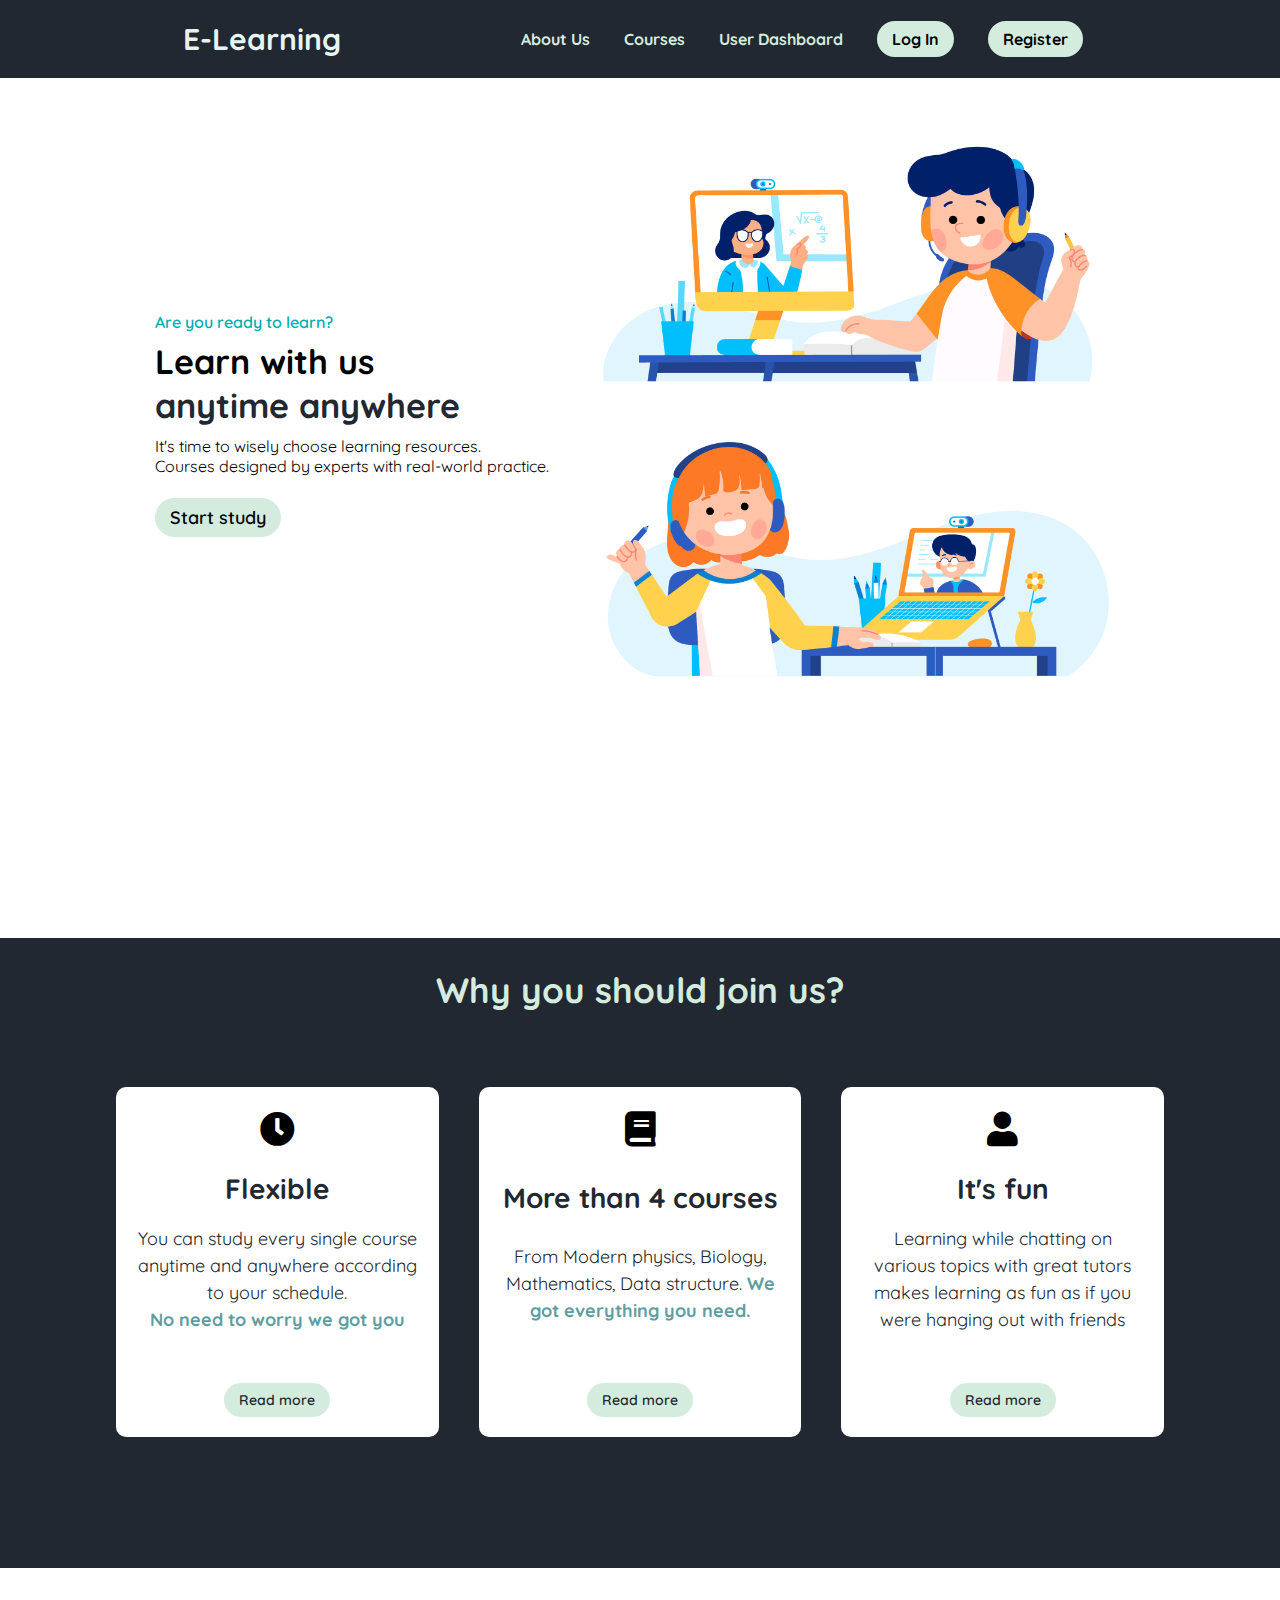
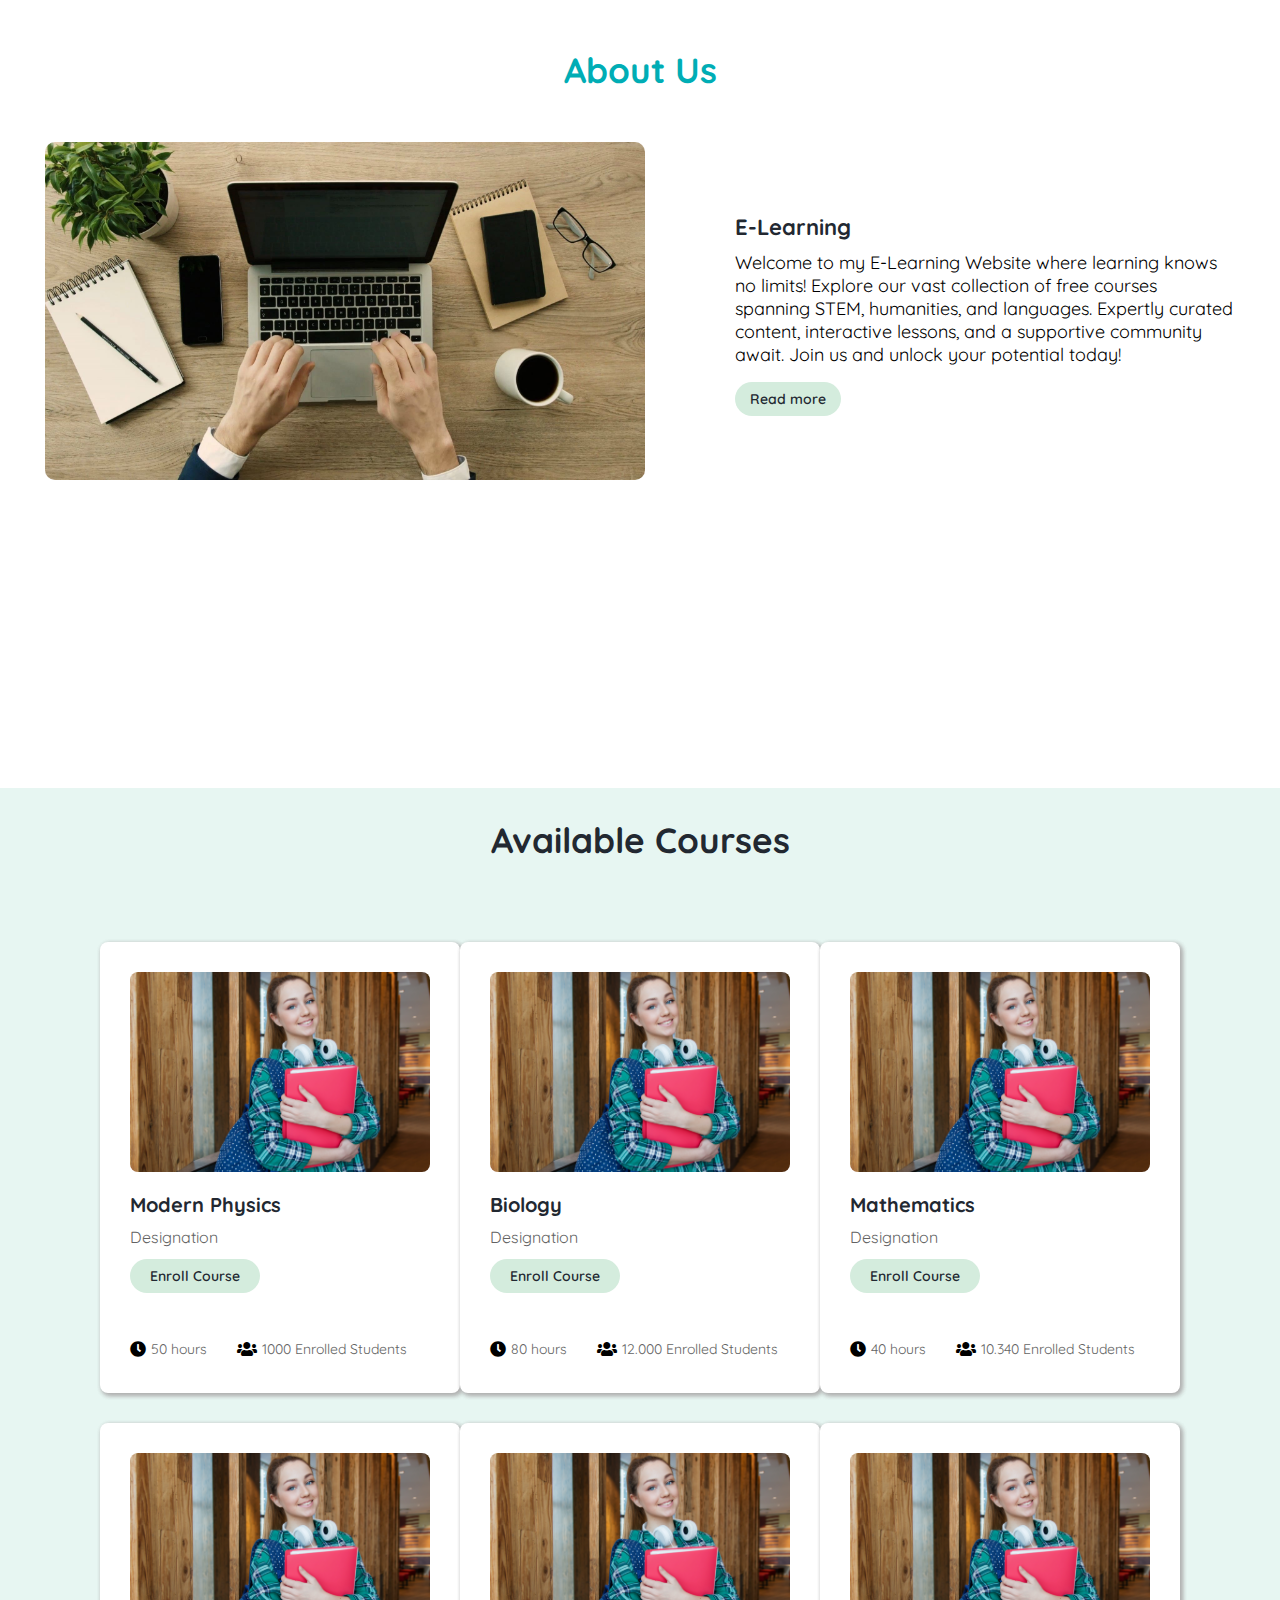
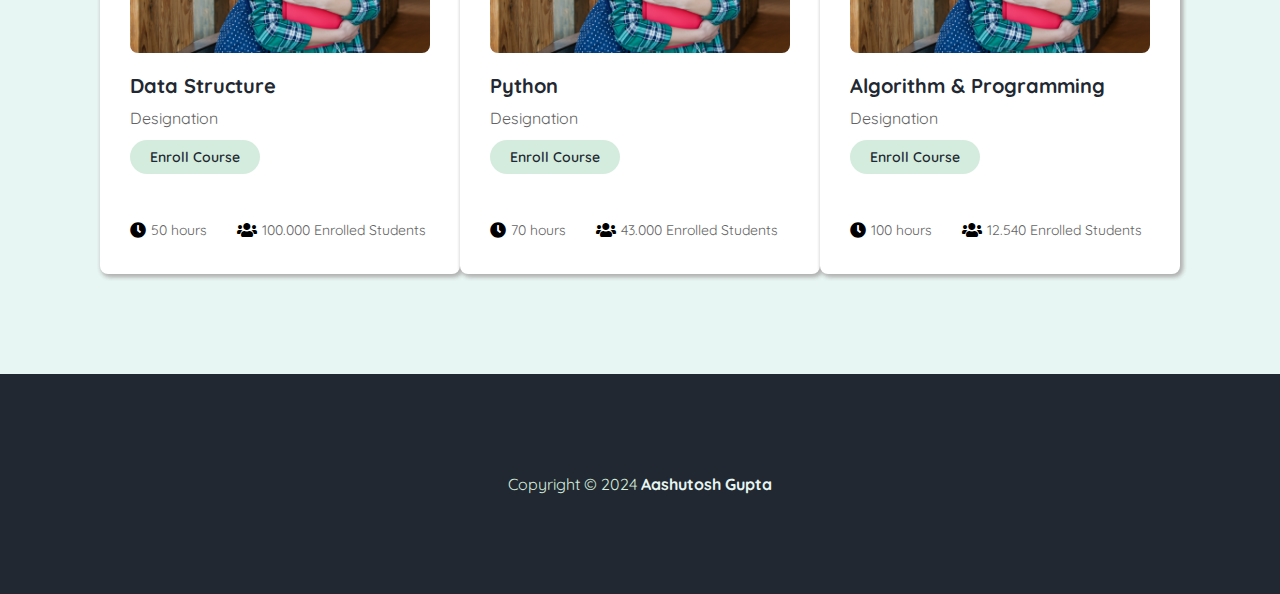
<file: index.html>
<!DOCTYPE html>
<html lang="en">
    <head>
        <title>E-Learning Website</title>
        <meta charset="UTF-8">
        <meta http-equiv="X-UA-Compatible" content="IE=edge">
        <meta name="viewport" content="width=device-width, initial-scale=1.0">
        <link rel="stylesheet" href="styles/style.css">
        <link rel="stylesheet" href="https://use.fontawesome.com/releases/v5.0.7/css/all.css">
    </head>
    <body>
        <div class="top-header">
            <header>
                <nav>
                    <h2 class="logo"><span>E-</span>Learning</h2>
                    <ul>
                        <li><a href="#aboutus">About Us</a></li>
                        <li><a href="#course">Courses</a></li>
                        <li><a href="#userdashboard">User Dashboard</a></li>
                        <li><a href="login.html" class="btn">Log in</a></li>
                        <li><a href="register.html" class="btn">Register</a></li>
                    </ul>
                </nav>
            </header>
        </div>
        <!--Hero section -->
        <section class="hero-section" id="home">
            <div class="hero-box">
                <div class="left-box">
                    <p class="ready">Are you ready to learn?</p>
                    <h1>Learn with us <br><span>anytime anywhere</span></h1>
                    <p class="left-para">It's time to wisely choose learning resources.<br>Courses designed by experts with real-world practice.</p>
                    <a href="register.html" class="btn started">Start study</a>
                </div>
                <div class="right-box">
                    <img src="assets/images/onlineschool.jpg" alt="header images" class="right-img">
                </div>
            </div>
        </section>
        <!--bagian WHY SHOULD YOU JOIN US???-->
        <div class="service-section">
            <div class="service-tittle">
                <h3>Why you should join us?</h3>
            </div>
            <div class="services">
                <div class="card">
                    <div class="icon">
                        <i class="fa fa-clock"></i>
                    </div>
                    <h2>Flexible</h2>
                    <p>You can study every single course anytime and anywhere according to your schedule.<br><span>No need to worry we got you</span></p>
                    <a href="https://www.google.com/?client=safari" class="btn started aboutus-btn">Read more</a>
                </div>
                <div class="card">
                    <div class="icon">
                        <i class="fa fa-book"></i>
                    </div>
                    <h2>More than 4 courses</h2>
                    <p>From Modern physics, Biology, Mathematics, Data structure. <span>We got everything you need.</span></p>
                    <a href="" class="btn started aboutus-btn">Read more</a>
                </div>
                <div class="card">
                    <div class="icon">
                        <i class="fa fa-user"></i>
                    </div>
                    <h2>It's fun</h2>
                    <p>Learning while chatting on various topics with great tutors makes learning as fun as if you were hanging out with friends</p>
                    <a href="" class="btn started aboutus-btn">Read more</a>
                </div>
            </div>
        </div>
        <!---bEGAIN about us-->
        <div class="aboutus" id="aboutus">
            <div class="aboutus-tittle">
                <h3>About Us</h3>
            </div>
            <div class="main">
                <img src="assets/images/images1.jpg" alt="">
                <div class="main-text">
                    <h4>E-Learning</h4>
                    <p>Welcome to my E-Learning Website where learning knows no limits! Explore our vast collection of free courses spanning STEM, humanities, and languages. Expertly curated content, interactive lessons, and a supportive community await. Join us and unlock your potential today!</p>
                    <a href="" class="btn started aboutus-btn">Read more</a>
                </div>
            </div>
        </div>
        <!--BEGAIN list OF course-->
        <div class="course-top" id="course">
            <div class="online-tittle">
                <h3>Available Courses</h3>
            </div>
            <section class="online-course">
                <div class="online-box">
                    <img src="assets/images/images-5.jpg" alt="">
                    <h2>Modern Physics</h2>
                    <p>Designation</p>
                    <a href="https://www.youtube.com/watch?v=3lTQqEehEhI" class="btn started course-btn">Enroll Course</a>
                    <div class="botton-feature">
                        <div class="left-date">
                            <i class="fa fa-clock"></i>
                            <p>50 hours</p>
                        </div>
                        <div class="right-stu">
                            <i class="fa fa-users"></i>
                            <p>1000 Enrolled Students</p>
                        </div>
                    </div>
                </div>
                <div class="online-box">
                    <img src="assets/images/images-5.jpg" alt="">
                    <h2>Biology</h2>
                    <p>Designation</p>
                    <a href="https://www.khanacademy.org/science/high-school-biology" class="btn started course-btn">Enroll Course</a>
                    <div class="botton-feature">
                        <div class="left-date">
                            <i class="fa fa-clock"></i>
                            <p>80 hours</p>
                        </div>
                        <div class="right-stu">
                            <i class="fa fa-users"></i>
                            <p>12.000 Enrolled Students</p>
                        </div>
                    </div>
                </div>
                <div class="online-box">
                    <img src="assets/images/images-5.jpg" alt="">
                    <h2>Mathematics</h2>
                    <p>Designation</p>
                    <a href="https://www.coursera.org/courses?query=mathematics" class="btn started course-btn">Enroll Course</a>
                    <div class="botton-feature">
                        <div class="left-date">
                            <i class="fa fa-clock"></i>
                            <p>40 hours</p>
                        </div>
                        <div class="right-stu">
                            <i class="fa fa-users"></i>
                            <p>10.340 Enrolled Students</p>
                        </div>
                    </div>
                </div>
            </section>
            <section class="online-course">
                <div class="online-box">
                    <img src="assets/images/images-5.jpg" alt="">
                    <h2>Data Structure</h2>
                    <p>Designation</p>
                    <a href="https://www.coursera.org/learn/data-structures" class="btn started course-btn">Enroll Course</a>
                    <div class="botton-feature">
                        <div class="left-date">
                            <i class="fa fa-clock"></i>
                            <p>50 hours</p>
                        </div>
                        <div class="right-stu">
                            <i class="fa fa-users"></i>
                            <p>100.000 Enrolled Students</p>
                        </div>
                    </div>
                </div>
                <div class="online-box">
                    <img src="assets/images/images-5.jpg" alt="">
                    <h2>Python</h2>
                    <p>Designation</p>
                    <a href="https://www.coursera.org/courses?query=python" class="btn started course-btn">Enroll Course</a>
                    <div class="botton-feature">
                        <div class="left-date">
                            <i class="fa fa-clock"></i>
                            <p>70 hours</p>
                        </div>
                        <div class="right-stu">
                            <i class="fa fa-users"></i>
                            <p>43.000 Enrolled Students</p>
                        </div>
                    </div>
                </div>
                <div class="online-box">
                    <img src="assets/images/images-5.jpg" alt="">
                    <h2>Algorithm & Programming</h2>
                    <p>Designation</p>
                    <a href="https://pll.harvard.edu/subject/algorithms" class="btn started course-btn">Enroll Course</a>
                    <div class="botton-feature">
                        <div class="left-date">
                            <i class="fa fa-clock"></i>
                            <p>100 hours</p>
                        </div>
                        <div class="right-stu">
                            <i class="fa fa-users"></i>
                            <p>12.540 Enrolled Students</p>
                        </div>
                    </div>
                </div>
            </section>
        </div>
        <main>

        </main>

        <!--BEGAIN COPYRIGHT-->
        <footer>
            <p>Copyright &copy; 2024 <a href="https://www.linkedin.com/in/aashutosh-gupta-949412248/">Aashutosh Gupta</a> </p>
        </footer>
    </body>
</html>
</file>
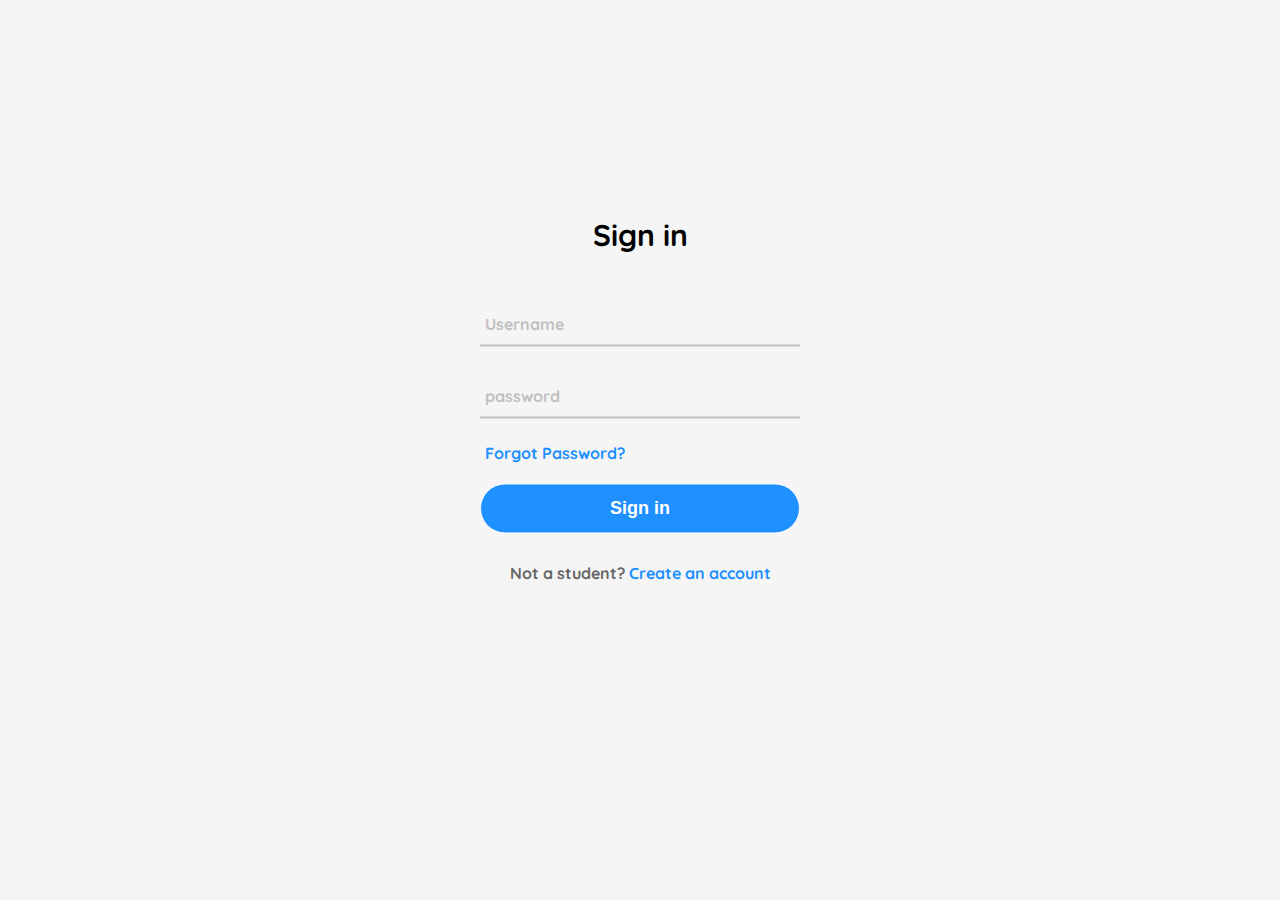
<file: login.html>
<!DOCTYPE html>
<html lang="en">
<head>
    <meta charset="UTF-8">
    <meta http-equiv="X-UA-Compatible" content="IE=edge">
    <meta name="viewport" content="width=device-width, initial-scale=1.0">
    <title>Log in Form</title>
    <link rel="stylesheet" href="styles/loginstyle.css">
</head>
<body>
    <div class="center">
        <h1>Sign in</h1>
        <form method="post">
            <div class="txt_field">
                <input type="text" required>
                <span></span>
                <label>Username</label>
            </div>
            <div class="txt_field">
                <input type="password" required>
                <span></span>
                <label>password</label>
            </div>
            <div class="pass">Forgot Password?</div>
            <input type="submit" value="Sign in">
            <div class="signup_link">
                Not a student? <a href="register.html">Create an account</a>
            </div>
        </form>
    </div>
</body>
</html>
</file>
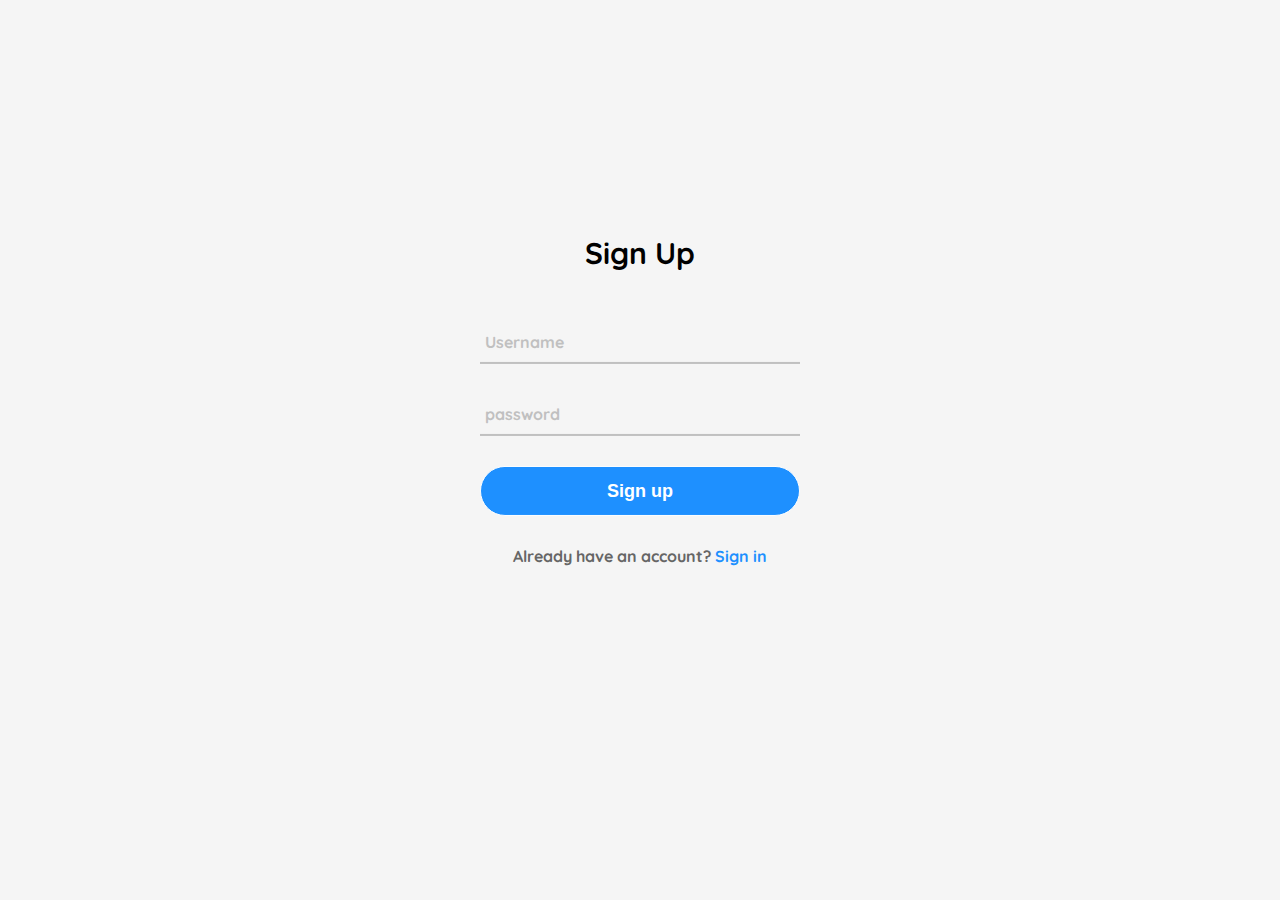
<file: register.html>
<!DOCTYPE html>
<html lang="en">
<head>
    <meta charset="UTF-8">
    <meta http-equiv="X-UA-Compatible" content="IE=edge">
    <meta name="viewport" content="width=device-width, initial-scale=1.0">
    <title>Register Form</title>
    <link rel="stylesheet" href="styles/loginstyle.css">
</head>
<body>
    <div class="center">
        <h1>Sign Up</h1>
        <form method="post">
            <div class="txt_field">
                <input type="text" required>
                <span></span>
                <label>Username</label>
            </div>
            <div class="txt_field">
                <input type="password" required>
                <span></span>
                <label>password</label>
            </div>
            <input type="submit" value="Sign up">
            <div class="signup_link">
                Already have an account? <a href="login.html">Sign in</a>
            </div>
        </form>
    </div>
</body>
</html>
</file>
<file: styles/style.css>
/*untuk import costum fonts*/
@import url('https://fonts.googleapis.com/css2?family=Quicksand:wght@400;700&display=swap');

/*untuk keseluruhan*/
* {
    margin: 0;
    padding: 0;
    box-sizing: border-box;
}

/*untuk bagian body*/
body {
    font-family: 'Quicksand', sans-serif;
}

/*--------------untuk bagian header---------------------*/
.top-header {
    background-color: #222831;
    height: auto;
    min-width: 100%;
}

header {
    min-width: 100vw;
    background-color: transparent;
}

header nav {
    display: flex;
    position: sticky;
    align-items: center;
    justify-content: space-around;
    padding: 20px 100px;
}

.logo {
    display: flex;
    align-items: center;
    justify-content: flex-start;
    color: #E7F6F2;
    font-size: 30px;
    cursor: pointer;
}

.logo span {
    color: #EEEEEE;
}

nav ul {
    list-style-type: none;
}

nav ul li {
    display: inline-block;
    margin: 0 15px;
}

nav ul li a {
    text-decoration: none;
    font-weight: 700;
    color: #D4ECDD;
    text-transform: capitalize;
    font-size: 180x;
    transition: 0.4s ease-in-out;
}

nav ul li a:hover {
    transition: 0.4s ease-in-out;
    color: #EEEEEE;
}

.btn {
    background-color: #D4ECDD;
    padding: 8px 15px;
    border-radius: 25px;
    color: black;
    transition: 0.25s ease-in-out;
    text-decoration: none;

}

.btn:hover {
    background-color: #D4ECDD;
    color: #EEEEEE;
}

/*----------------------untuk hero-------------------*/
.hero-section {
    height: 90vh;
    min-width: 100%;
}

.hero-box {
    display: flex;
    align-items: center;
    justify-content: space-evenly;
    padding: 40px 100px;
}

.left-box {
    margin-left: 40px;
    padding: 50px 0;
}

.started {
    text-decoration: none;
    color: black;
    font-weight: 600;
    font-size: 18px;
}

.ready {
    color: #00ADB5;
    margin-bottom: 8px;
    font-weight: 600;
}

.left-box h1 {
    font-size: 34px;
    margin-bottom: 8px;
    line-height: 44px;
}

span{
    color: #222831;
}

.left-para{
    margin-bottom: 30px;

}

.right-img {
    width: 600px;
}

/*---------untuk bagian services----------*/
.service-section {
    margin: 0px;
    padding: 0px;
    height: 70vh;
    box-sizing: border-box;
    width: 100%;
    background-color: #222831;
}

.service-tittle {
    display: flex;
    align-items: center;
    justify-content: center;
    padding-top: 30px;
    margin: 50px;
    color: #D4ECDD;
    font-size: 30px;
    font-weight: bold;
}

.services {
    width: 85%;
    display: flex;
    justify-content: space-between;
    align-items: center;
    margin: 75px auto;
    text-align: center;
}

.card {
    width: 100%;
    height: 350px;
    display: flex;
    justify-content: space-between;
    align-items: center;
    flex-direction: column;
    margin: 0px 20px;
    padding: 20px 20px;
    background-color: white;
    border-radius: 10px;
    cursor: pointer;
}

.card .icon {
    font-size: 35px;
    margin-bottom: 10px;
}

.card h2 {
    font-size: 28px;
    color: #222831;
    margin-bottom: 10px;
}

.card span {
    font-weight: 700;
    color: cadetblue;
}

.card p {
    font-size: 18px;
    margin-bottom: 10px;
    line-height: 1.5;
    color: #222831;
}

/*----------untuk about us----------------*/
.aboutus {
    min-width: 100%;
    height: 80vh;
}

.aboutus img {
    height: auto;
    width: 600px;
    border-radius: 10px;
}

.main-text {
    width: 500px;
    font-size: 18px;
}

.main-text h4 {
    margin-bottom: 10px;
    font-size: 22px;
    color: #222831;
}
.main-text p {
    margin-bottom: 20px;
}

.main {
    margin: 0 auto;
    display: flex;
    align-items: center;
    justify-content: space-around;
}

.aboutus-tittle {
    display: flex;
    align-items: center;
    justify-content: center;
    padding-top: 30px;
    margin: 50px;
    color: #00ADB5;
    font-size: 30px;
    font-weight: bold;
}

.aboutus-btn {
    font-size: 14px;
    color: #222831;
    margin-top: 30px;
}

/*--------------Untul Course list--------------------------*/

.course-top {
    padding-bottom: 100px;
    background-color: #E7F6F2;
}

.online-tittle {
    display: flex;
    align-items: center;
    justify-content: center;
    padding-top: 30px;
    margin: 50px;
    color: #222831;
    font-size: 30px;
    font-weight: bold;
}

.online-course {
    height: auto;
    padding: 0 100px;
    display: flex;
    align-items: center;
    justify-content: space-around;
}

.online-course img {
    width: 300px;
    border-radius: 8px;
    margin-bottom: 15px;
}

.online-box {
    background-color: white;
    padding: 30px 30px;
    margin-top: 30px;
    display: flex;
    flex-direction: column;
    align-items: flex-start;
    justify-content: space-between;
    border-radius: 8px;
    box-shadow: 2px 2px 5px rgb(177, 177, 177), 2px 2px 5px rgb(177, 177, 177);
    transition: .3s ease-in-out;
}

.online-box h2{
    font-size: 20px;
    font-weight: bold;
    color: #222831;
    margin: 5px 0;
}

.online-box p {
    color: rgb(99, 99, 99);
    margin: 5px 0;
}

.course-btn {
    font-size: 14px;
    color: #222831;
    padding: 8px 20px;
    margin: 7px 0;
}

.botton-feature {
    display: flex;
    align-items: center;
    justify-content: space-between;
    margin: 35px 0 0;
}

.left-date {
    display: flex;
    align-items: center;
    position: relative;
    right: 0px;
}

.right-stu {
    display: flex;
    align-items: center;
    position: relative;
    left: 30px;
}

.left-date p, .right-stu p {
    font-size: 14px;
    margin-left: 5px;
}





/*untuk footer*/
footer {
    padding: 100px;
    color: #D4ECDD;
    background-color: #222831;
    text-align: center;
}

footer a{
    text-decoration: none;
    font-weight: 700;
    color: #E7F6F2;
}

footer a:hover {
    font-weight: bold;
}
</file>
<file: styles/loginstyle.css>
@import url('https://fonts.googleapis.com/css2?family=Quicksand:wght@400;700&display=swap');

body {
    margin: 0;
    padding: 0;
    font-family: 'Quicksand', sans-serif;
    height: 100vh;
    overflow: hidden;
    background-color: whitesmoke;
}

.center {
   position: absolute; 
   top: 45%;
   left: 50%;
   transform: translate(-50%, -50%);
   width: 400px;
}

.center h1 {
    font-size: 30px;
    font-weight: 700;
    text-align: center;
    padding: 0 0 20px 0;
}

.center form {
    padding: 0 40px;
    box-sizing: border-box;
}

form .txt_field {
    position: relative;
    border-bottom: 2px solid silver;
    margin: 30px 0;
}

.txt_field input {
    width: 100%;
    padding: 0 5px;
    height: 40px;
    font-size: 16px;
    border: none;
    background: none;
    outline: none;
}

.txt_field label {
    position: absolute;
    top: 50%;
    left: 5px;
    color: silver;
    transform: translateY(-50%);
    font-size: 16px;
    font-weight: 700;
    pointer-events: none;
    transition: .5s;
}

.txt_field span::before{
    content: '';
    position: absolute;
    top: 40px;
    left: 0;
    width: 0%;
    height: 2px;
    transition: .5s;
}

.txt_field input:focus ~ label,
.txt_field input:valid ~ label{
    top: -5px;
    color: black;
}

.txt_field input:focus ~ span::before,
.txt_field input:valid ~ span::before{
    width: 100%;
}

.pass {
    margin: -5px 0 20px 5px;
    color: dodgerblue;
    cursor: pointer;
    font-weight: bold;
}

.pass:hover {
    text-decoration: underline;
}

input[type="submit"] {
    width: 100%;
    height: 50px;
    border: 1px solid;
    background: dodgerblue;
    border-radius: 25px;
    font-size: 18px;
    color: white;
    font-weight: 700;
    cursor: pointer;
    outline: none;
}

input[type="submit"]:hover {
    border-color: dodgerblue;
    transition: .5s;   
}

.signup_link {
    margin: 30px 0;
    text-align: center;
    font-size: 16px;
    font-weight: 700;
    color: #666666;
}

.signup_link a{
    color: dodgerblue;
    text-decoration: none;
}

.signup_link a:hover {
    text-decoration: underline;
}
</file>
